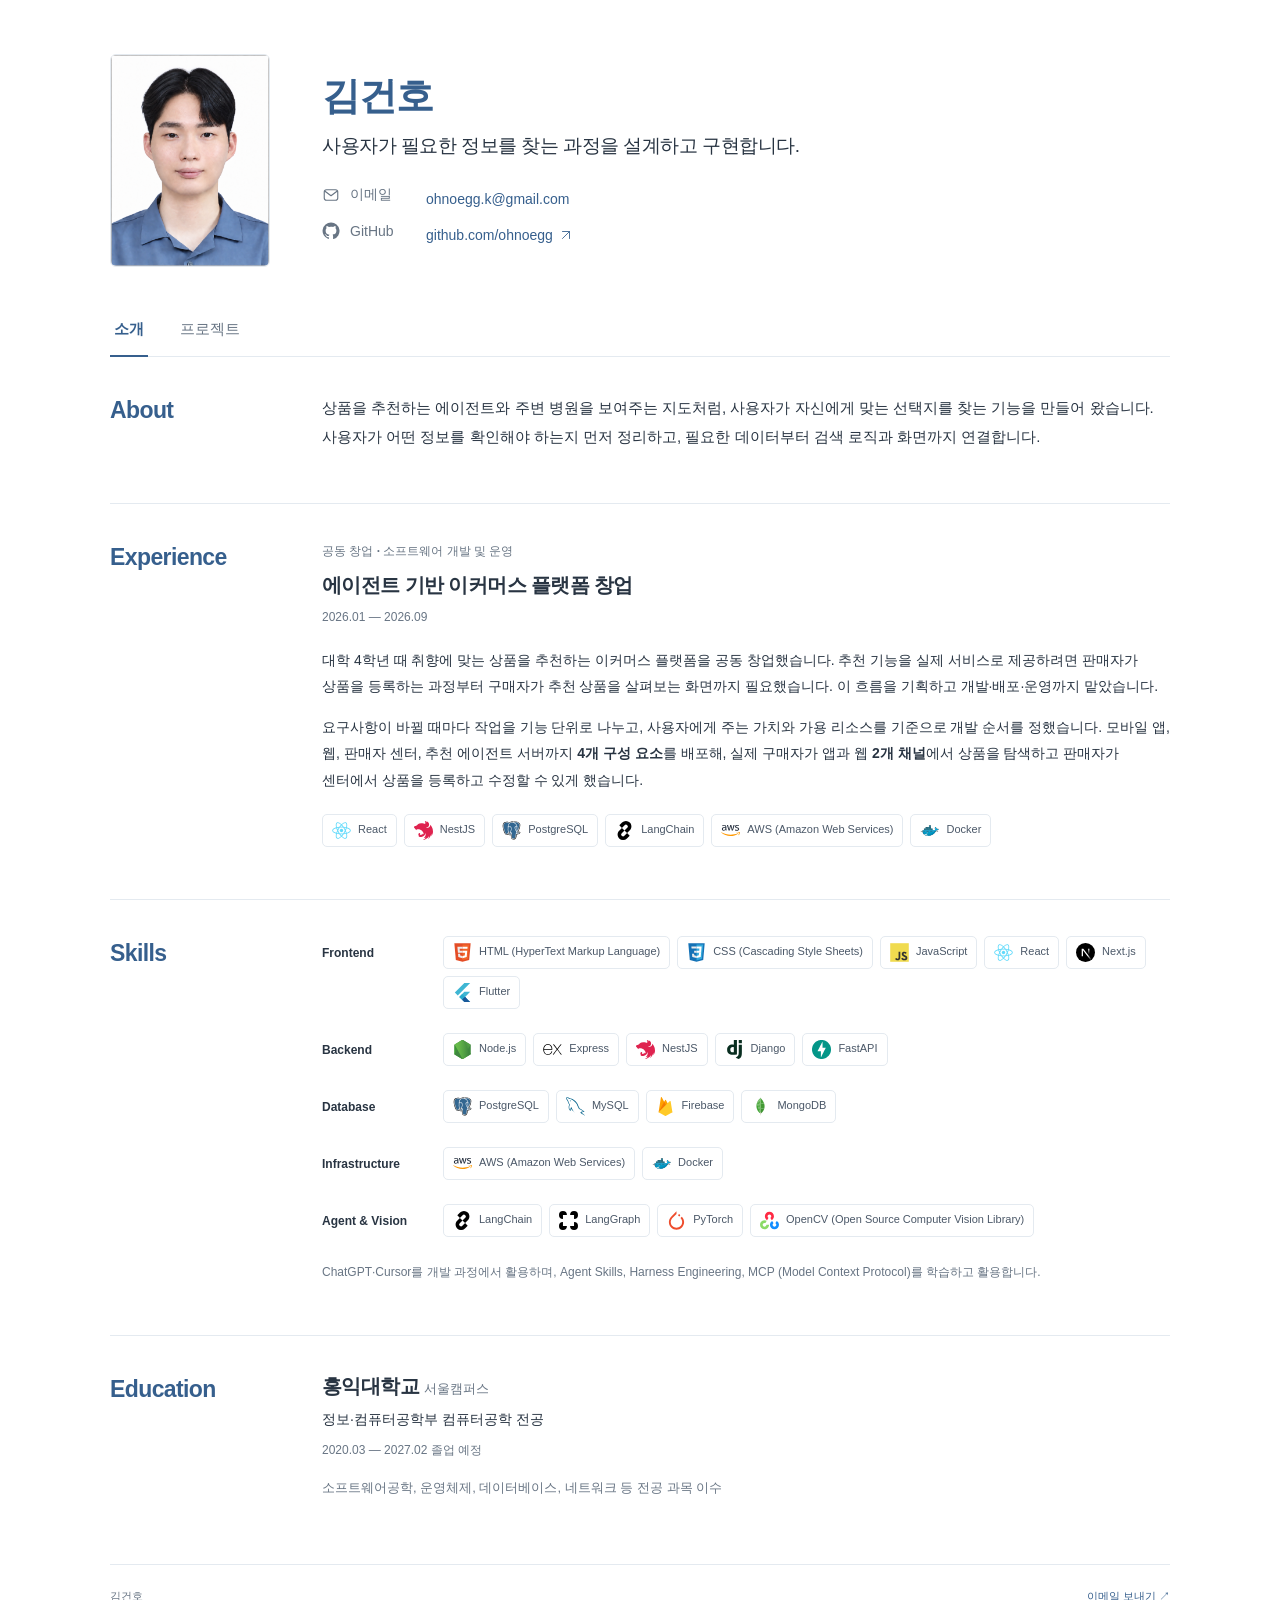
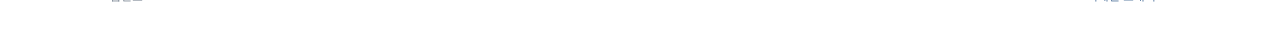
<file: index.html>
<!doctype html>
<html lang="ko">
  <head>
    <meta charset="utf-8" />
    <meta name="viewport" content="width=device-width, initial-scale=1" />
    <meta name="description" content="검색과 추천 기능을 설계하고 구현하는 개발자 김건호입니다. 이커머스 공동 창업 경험과 병원·상품·꽃집 탐색 프로젝트를 소개합니다." />
    <meta name="theme-color" content="#ffffff" />
    <title>김건호 | 포트폴리오</title>
    <link rel="stylesheet" href="styles.css" />
  </head>
  <body>
    <a class="skip-link" href="#main">본문으로 바로가기</a>
    <svg class="icon-library" xmlns="http://www.w3.org/2000/svg" aria-hidden="true">
      <symbol id="icon-github" viewBox="0 0 24 24">
        <path fill="currentColor" d="M12 .75a11.25 11.25 0 0 0-3.558 21.923c.563.104.769-.244.769-.542 0-.267-.01-.975-.016-1.914-3.13.68-3.791-1.508-3.791-1.508-.512-1.3-1.25-1.646-1.25-1.646-1.023-.7.078-.686.078-.686 1.132.08 1.728 1.162 1.728 1.162 1.006 1.724 2.64 1.226 3.282.937.102-.728.394-1.226.716-1.508-2.498-.284-5.124-1.25-5.124-5.565 0-1.23.44-2.234 1.16-3.021-.116-.285-.503-1.43.11-2.98 0 0 .945-.303 3.095 1.154A10.8 10.8 0 0 1 12 6.177c.955.004 1.917.129 2.817.38 2.148-1.457 3.091-1.154 3.091-1.154.616 1.55.229 2.695.113 2.98.722.787 1.158 1.791 1.158 3.021 0 4.326-2.63 5.278-5.135 5.557.404.35.765 1.041.765 2.098 0 1.516-.014 2.74-.014 3.112 0 .3.203.651.774.541A11.252 11.252 0 0 0 12 .75Z" />
      </symbol>
      <symbol id="icon-arrow" viewBox="0 0 24 24">
        <path d="M6 18 18 6M6 6h12v12" />
      </symbol>
      <symbol id="icon-mail" viewBox="0 0 24 24">
        <rect x="3" y="5" width="18" height="14" rx="3" />
        <path d="m4 7 8 6 8-6" />
      </symbol>
    </svg>

    <main class="container" id="main">
      <section class="profile" aria-labelledby="profile-name">
        <img class="profile-photo" src="profile.png" width="354" height="472" alt="김건호 프로필 사진" fetchpriority="high" />
        <div class="profile-info">
          <h1 id="profile-name">김건호</h1>
          <p class="profile-tagline">사용자가 필요한 정보를 찾는 과정을 설계하고 구현합니다.</p>
          <dl class="profile-details">
            <div>
              <dt><svg class="icon" aria-hidden="true"><use href="#icon-mail" /></svg>이메일</dt>
              <dd><a href="mailto:ohnoegg.k@gmail.com">ohnoegg.k@gmail.com</a></dd>
            </div>
            <div>
              <dt><svg class="icon icon-github" aria-hidden="true"><use href="#icon-github" /></svg>GitHub</dt>
              <dd><a href="https://github.com/ohnoegg" target="_blank" rel="noopener noreferrer">github.com/ohnoegg<svg class="icon inline-icon" aria-hidden="true"><use href="#icon-arrow" /></svg><span class="sr-only"> (새 탭)</span></a></dd>
            </div>
          </dl>
        </div>
      </section>

      <nav class="page-tabs" aria-label="주요 페이지">
        <a href="./" aria-current="page">소개</a>
        <a href="projects/">프로젝트</a>
      </nav>

      <section class="resume-section" aria-labelledby="intro-title">
        <div class="section-label"><h2 id="intro-title">About</h2></div>
        <div class="section-content intro-content">
          <p>상품을 추천하는 에이전트와 주변 병원을 보여주는 지도처럼, 사용자가 자신에게 맞는 선택지를 찾는 기능을 만들어 왔습니다. 사용자가 어떤 정보를 확인해야 하는지 먼저 정리하고, 필요한 데이터부터 검색 로직과 화면까지 연결합니다.</p>
        </div>
      </section>

      <section class="resume-section" id="experience" aria-labelledby="experience-title">
        <div class="section-label"><h2 id="experience-title">Experience</h2></div>
        <article class="experience-content">
          <p class="experience-role">공동 창업 · 소프트웨어 개발 및 운영</p>
          <h3>에이전트 기반 이커머스 플랫폼 창업</h3>
          <p class="entry-period"><time datetime="2026-01">2026.01</time> — <time datetime="2026-09">2026.09</time></p>
          <div class="case-narrative">
            <p>대학 4학년 때 취향에 맞는 상품을 추천하는 이커머스 플랫폼을 공동 창업했습니다. 추천 기능을 실제 서비스로 제공하려면 판매자가 상품을 등록하는 과정부터 구매자가 추천 상품을 살펴보는 화면까지 필요했습니다. 이 흐름을 기획하고 개발·배포·운영까지 맡았습니다.</p>
            <p>요구사항이 바뀔 때마다 작업을 기능 단위로 나누고, 사용자에게 주는 가치와 가용 리소스를 기준으로 개발 순서를 정했습니다. 모바일 앱, 웹, 판매자 센터, 추천 에이전트 서버까지 <strong>4개 구성 요소</strong>를 배포해, 실제 구매자가 앱과 웹 <strong>2개 채널</strong>에서 상품을 탐색하고 판매자가 센터에서 상품을 등록하고 수정할 수 있게 했습니다.</p>
          </div>
              <ul class="tech-tags" aria-label="사용 기술">
                <li><a href="https://react.dev/" target="_blank" rel="noopener noreferrer"><img src="assets/tech/react.svg" width="20" height="20" alt="" loading="lazy" /><span>React</span><span class="sr-only"> 공식 홈페이지 (새 탭)</span></a></li>
                <li><a href="https://nestjs.com/" target="_blank" rel="noopener noreferrer"><img src="assets/tech/nestjs.svg" width="20" height="20" alt="" loading="lazy" /><span>NestJS</span><span class="sr-only"> 공식 홈페이지 (새 탭)</span></a></li>
                <li><a href="https://www.postgresql.org/" target="_blank" rel="noopener noreferrer"><img src="assets/tech/postgresql.svg" width="20" height="20" alt="" loading="lazy" /><span>PostgreSQL</span><span class="sr-only"> 공식 홈페이지 (새 탭)</span></a></li>
                <li><a href="https://www.langchain.com/" target="_blank" rel="noopener noreferrer"><img src="assets/tech/langchain.svg" width="20" height="20" alt="" loading="lazy" /><span>LangChain</span><span class="sr-only"> 공식 홈페이지 (새 탭)</span></a></li>
                <li><a href="https://aws.amazon.com/" target="_blank" rel="noopener noreferrer"><img src="assets/tech/aws.svg" width="20" height="20" alt="" loading="lazy" /><span>AWS (Amazon Web Services)</span><span class="sr-only"> 공식 홈페이지 (새 탭)</span></a></li>
                <li><a href="https://www.docker.com/" target="_blank" rel="noopener noreferrer"><img src="assets/tech/docker.svg" width="20" height="20" alt="" loading="lazy" /><span>Docker</span><span class="sr-only"> 공식 홈페이지 (새 탭)</span></a></li>
              </ul>
        </article>
      </section>

      <section class="resume-section" id="skills" aria-labelledby="skills-title">
        <div class="section-label"><h2 id="skills-title">Skills</h2></div>
        <div>
          <dl class="skill-list">
          <div>
            <dt>Frontend</dt>
            <dd>
              <ul class="tech-tags" aria-label="Frontend 기술">
                <li><a href="https://html.spec.whatwg.org/" target="_blank" rel="noopener noreferrer"><img src="assets/tech/html.svg" width="20" height="20" alt="" loading="lazy" /><span>HTML (HyperText Markup Language)</span><span class="sr-only"> 공식 홈페이지 (새 탭)</span></a></li>
                <li><a href="https://www.w3.org/Style/CSS/" target="_blank" rel="noopener noreferrer"><img src="assets/tech/css.svg" width="20" height="20" alt="" loading="lazy" /><span>CSS (Cascading Style Sheets)</span><span class="sr-only"> 공식 홈페이지 (새 탭)</span></a></li>
                <li><a href="https://ecma-international.org/publications-and-standards/standards/ecma-262/" target="_blank" rel="noopener noreferrer"><img src="assets/tech/javascript.svg" width="20" height="20" alt="" loading="lazy" /><span>JavaScript</span><span class="sr-only"> 공식 홈페이지 (새 탭)</span></a></li>
                <li><a href="https://react.dev/" target="_blank" rel="noopener noreferrer"><img src="assets/tech/react.svg" width="20" height="20" alt="" loading="lazy" /><span>React</span><span class="sr-only"> 공식 홈페이지 (새 탭)</span></a></li>
                <li><a href="https://nextjs.org/" target="_blank" rel="noopener noreferrer"><img src="assets/tech/nextjs.svg" width="20" height="20" alt="" loading="lazy" /><span>Next.js</span><span class="sr-only"> 공식 홈페이지 (새 탭)</span></a></li>
                <li><a href="https://flutter.dev/" target="_blank" rel="noopener noreferrer"><img src="assets/tech/flutter.svg" width="20" height="20" alt="" loading="lazy" /><span>Flutter</span><span class="sr-only"> 공식 홈페이지 (새 탭)</span></a></li>
              </ul>
            </dd>
          </div>
          <div>
            <dt>Backend</dt>
            <dd>
              <ul class="tech-tags" aria-label="Backend 기술">
                <li><a href="https://nodejs.org/" target="_blank" rel="noopener noreferrer"><img src="assets/tech/nodejs.svg" width="20" height="20" alt="" loading="lazy" /><span>Node.js</span><span class="sr-only"> 공식 홈페이지 (새 탭)</span></a></li>
                <li><a href="https://expressjs.com/" target="_blank" rel="noopener noreferrer"><img src="assets/tech/express.svg" width="20" height="20" alt="" loading="lazy" /><span>Express</span><span class="sr-only"> 공식 홈페이지 (새 탭)</span></a></li>
                <li><a href="https://nestjs.com/" target="_blank" rel="noopener noreferrer"><img src="assets/tech/nestjs.svg" width="20" height="20" alt="" loading="lazy" /><span>NestJS</span><span class="sr-only"> 공식 홈페이지 (새 탭)</span></a></li>
                <li><a href="https://www.djangoproject.com/" target="_blank" rel="noopener noreferrer"><img src="assets/tech/django.svg" width="20" height="20" alt="" loading="lazy" /><span>Django</span><span class="sr-only"> 공식 홈페이지 (새 탭)</span></a></li>
                <li><a href="https://fastapi.tiangolo.com/" target="_blank" rel="noopener noreferrer"><img src="assets/tech/fastapi.svg" width="20" height="20" alt="" loading="lazy" /><span>FastAPI</span><span class="sr-only"> 공식 홈페이지 (새 탭)</span></a></li>
              </ul>
            </dd>
          </div>
          <div>
            <dt>Database</dt>
            <dd>
              <ul class="tech-tags" aria-label="Database 기술">
                <li><a href="https://www.postgresql.org/" target="_blank" rel="noopener noreferrer"><img src="assets/tech/postgresql.svg" width="20" height="20" alt="" loading="lazy" /><span>PostgreSQL</span><span class="sr-only"> 공식 홈페이지 (새 탭)</span></a></li>
                <li><a href="https://www.mysql.com/" target="_blank" rel="noopener noreferrer"><img src="assets/tech/mysql.svg" width="20" height="20" alt="" loading="lazy" /><span>MySQL</span><span class="sr-only"> 공식 홈페이지 (새 탭)</span></a></li>
                <li><a href="https://firebase.google.com/" target="_blank" rel="noopener noreferrer"><img src="assets/tech/firebase.svg" width="20" height="20" alt="" loading="lazy" /><span>Firebase</span><span class="sr-only"> 공식 홈페이지 (새 탭)</span></a></li>
                <li><a href="https://www.mongodb.com/" target="_blank" rel="noopener noreferrer"><img src="assets/tech/mongodb.svg" width="20" height="20" alt="" loading="lazy" /><span>MongoDB</span><span class="sr-only"> 공식 홈페이지 (새 탭)</span></a></li>
              </ul>
            </dd>
          </div>
          <div>
            <dt>Infrastructure</dt>
            <dd>
              <ul class="tech-tags" aria-label="Infrastructure 기술">
                <li><a href="https://aws.amazon.com/" target="_blank" rel="noopener noreferrer"><img src="assets/tech/aws.svg" width="20" height="20" alt="" loading="lazy" /><span>AWS (Amazon Web Services)</span><span class="sr-only"> 공식 홈페이지 (새 탭)</span></a></li>
                <li><a href="https://www.docker.com/" target="_blank" rel="noopener noreferrer"><img src="assets/tech/docker.svg" width="20" height="20" alt="" loading="lazy" /><span>Docker</span><span class="sr-only"> 공식 홈페이지 (새 탭)</span></a></li>
              </ul>
            </dd>
          </div>
          <div>
            <dt>Agent & Vision</dt>
            <dd>
              <ul class="tech-tags" aria-label="Agent & Vision 기술">
                <li><a href="https://www.langchain.com/" target="_blank" rel="noopener noreferrer"><img src="assets/tech/langchain.svg" width="20" height="20" alt="" loading="lazy" /><span>LangChain</span><span class="sr-only"> 공식 홈페이지 (새 탭)</span></a></li>
                <li><a href="https://www.langchain.com/langgraph" target="_blank" rel="noopener noreferrer"><img src="assets/tech/langgraph.svg" width="20" height="20" alt="" loading="lazy" /><span>LangGraph</span><span class="sr-only"> 공식 홈페이지 (새 탭)</span></a></li>
                <li><a href="https://pytorch.org/" target="_blank" rel="noopener noreferrer"><img src="assets/tech/pytorch.svg" width="20" height="20" alt="" loading="lazy" /><span>PyTorch</span><span class="sr-only"> 공식 홈페이지 (새 탭)</span></a></li>
                <li><a href="https://opencv.org/" target="_blank" rel="noopener noreferrer"><img src="assets/tech/opencv.svg" width="20" height="20" alt="" loading="lazy" /><span>OpenCV (Open Source Computer Vision Library)</span><span class="sr-only"> 공식 홈페이지 (새 탭)</span></a></li>
              </ul>
            </dd>
          </div>
          </dl>
          <p class="skill-note">ChatGPT·Cursor를 개발 과정에서 활용하며, Agent Skills, Harness Engineering, MCP (Model Context Protocol)를 학습하고 활용합니다.</p>
        </div>
      </section>

      <section class="resume-section" aria-labelledby="education-title">
        <div class="section-label"><h2 id="education-title">Education</h2></div>
        <div class="education-content">
          <h3>홍익대학교 <span class="education-campus">서울캠퍼스</span></h3>
          <p>정보·컴퓨터공학부 컴퓨터공학 전공</p>
          <p class="entry-period"><time datetime="2020-03">2020.03</time> — <time datetime="2027-02">2027.02</time> 졸업 예정</p>
          <p class="coursework">소프트웨어공학, 운영체제, 데이터베이스, 네트워크 등 전공 과목 이수</p>
        </div>
      </section>
    </main>
    <footer class="site-footer container"><span>김건호</span><a href="mailto:ohnoegg.k@gmail.com">이메일 보내기 <span aria-hidden="true">↗</span></a></footer>
  </body>
</html>
</file>
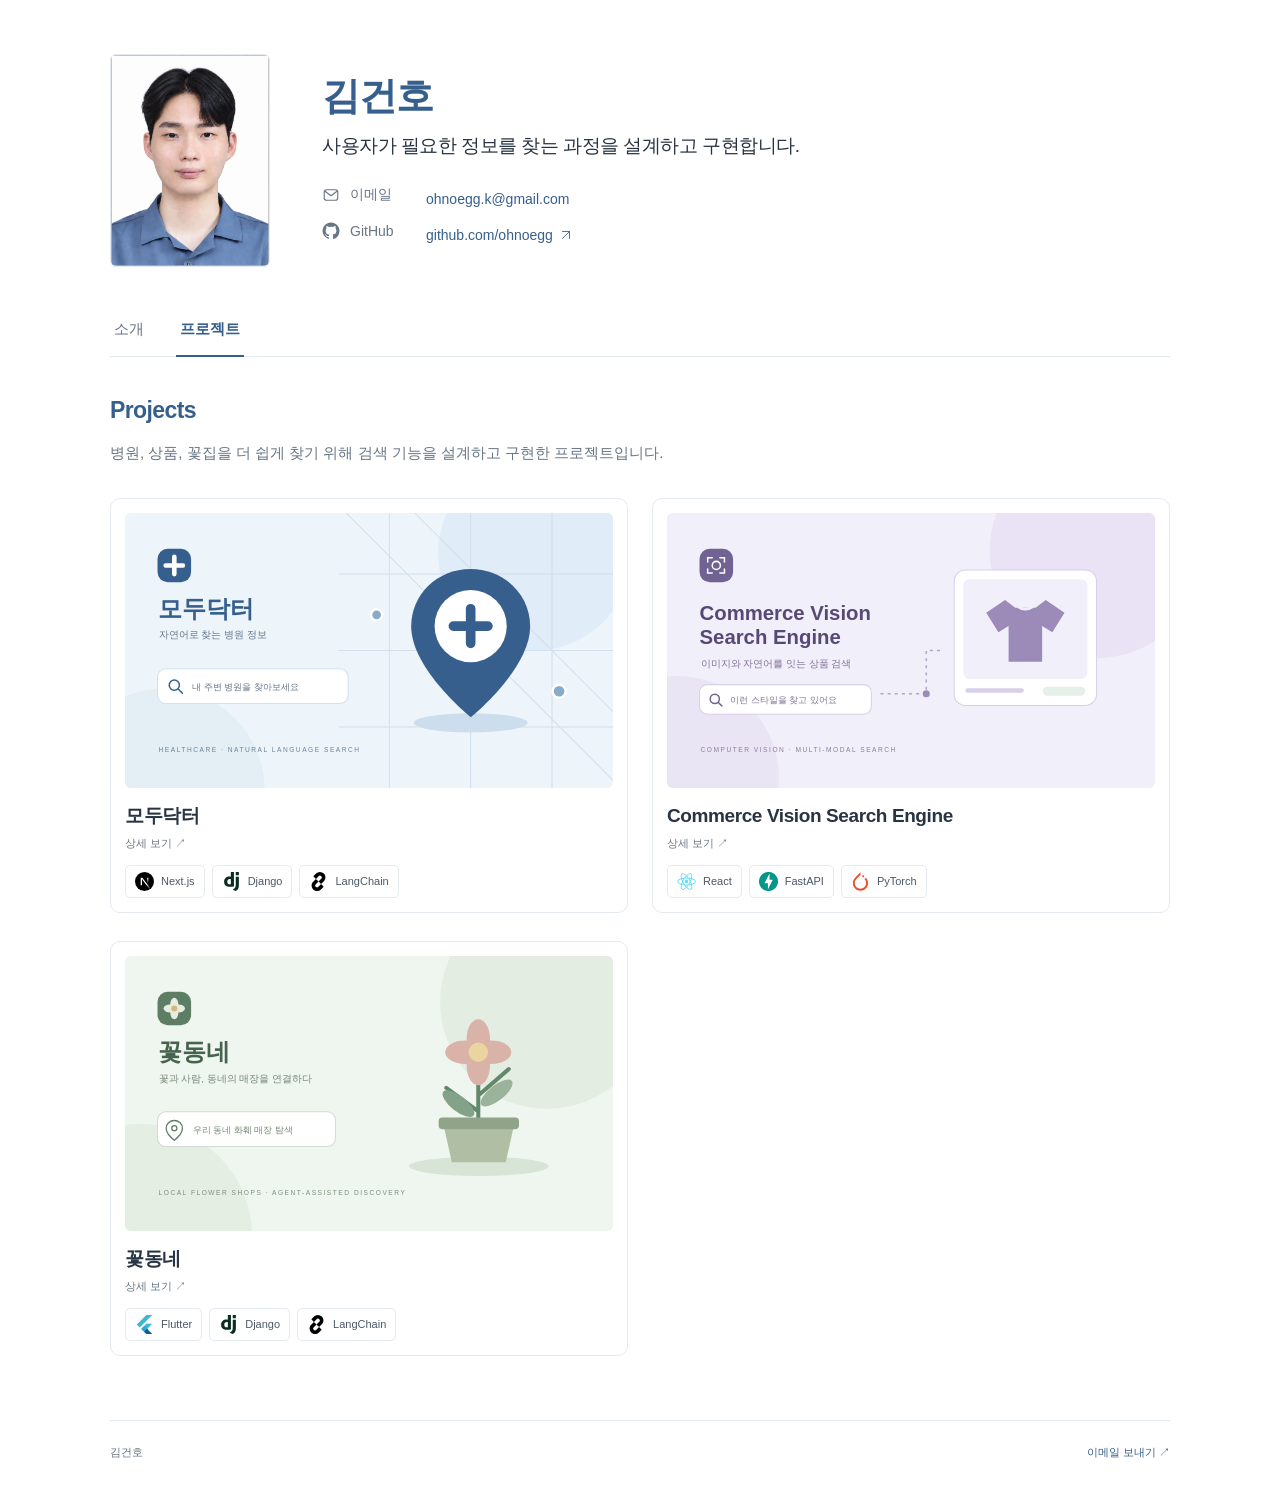
<file: projects/index.html>
<!doctype html>
<html lang="ko">
  <head>
    <meta charset="utf-8" />
    <meta name="viewport" content="width=device-width, initial-scale=1" />
    <meta name="description" content="김건호가 모두닥터, Commerce Vision Search Engine, 꽃동네에서 맡은 작업과 구현 결과를 소개합니다." />
    <meta name="theme-color" content="#ffffff" />
    <title>프로젝트 | 김건호 포트폴리오</title>
    <link rel="stylesheet" href="../styles.css" />
  </head>
  <body>
    <a class="skip-link" href="#main">본문으로 바로가기</a>
    <svg class="icon-library" xmlns="http://www.w3.org/2000/svg" aria-hidden="true">
      <symbol id="icon-github" viewBox="0 0 24 24">
        <path fill="currentColor" d="M12 .75a11.25 11.25 0 0 0-3.558 21.923c.563.104.769-.244.769-.542 0-.267-.01-.975-.016-1.914-3.13.68-3.791-1.508-3.791-1.508-.512-1.3-1.25-1.646-1.25-1.646-1.023-.7.078-.686.078-.686 1.132.08 1.728 1.162 1.728 1.162 1.006 1.724 2.64 1.226 3.282.937.102-.728.394-1.226.716-1.508-2.498-.284-5.124-1.25-5.124-5.565 0-1.23.44-2.234 1.16-3.021-.116-.285-.503-1.43.11-2.98 0 0 .945-.303 3.095 1.154A10.8 10.8 0 0 1 12 6.177c.955.004 1.917.129 2.817.38 2.148-1.457 3.091-1.154 3.091-1.154.616 1.55.229 2.695.113 2.98.722.787 1.158 1.791 1.158 3.021 0 4.326-2.63 5.278-5.135 5.557.404.35.765 1.041.765 2.098 0 1.516-.014 2.74-.014 3.112 0 .3.203.651.774.541A11.252 11.252 0 0 0 12 .75Z" />
      </symbol>
      <symbol id="icon-arrow" viewBox="0 0 24 24">
        <path d="M6 18 18 6M6 6h12v12" />
      </symbol>
      <symbol id="icon-mail" viewBox="0 0 24 24">
        <rect x="3" y="5" width="18" height="14" rx="3" />
        <path d="m4 7 8 6 8-6" />
      </symbol>
    </svg>
    <main class="container" id="main">
      <section class="profile" aria-labelledby="profile-name">
        <img class="profile-photo" src="../profile.png" width="354" height="472" alt="김건호 프로필 사진" fetchpriority="high" />
        <div class="profile-info">
          <h1 id="profile-name">김건호</h1>
          <p class="profile-tagline">사용자가 필요한 정보를 찾는 과정을 설계하고 구현합니다.</p>
          <dl class="profile-details">
            <div>
              <dt><svg class="icon" aria-hidden="true"><use href="#icon-mail" /></svg>이메일</dt>
              <dd><a href="mailto:ohnoegg.k@gmail.com">ohnoegg.k@gmail.com</a></dd>
            </div>
            <div>
              <dt><svg class="icon icon-github" aria-hidden="true"><use href="#icon-github" /></svg>GitHub</dt>
              <dd><a href="https://github.com/ohnoegg" target="_blank" rel="noopener noreferrer">github.com/ohnoegg<svg class="icon inline-icon" aria-hidden="true"><use href="#icon-arrow" /></svg><span class="sr-only"> (새 탭)</span></a></dd>
            </div>
          </dl>
        </div>
      </section>

      <nav class="page-tabs" aria-label="주요 페이지">
        <a href="../">소개</a>
        <a href="./" aria-current="page">프로젝트</a>
      </nav>
      <header class="projects-heading">
        <h2>Projects</h2>
        <p>병원, 상품, 꽃집을 더 쉽게 찾기 위해 검색 기능을 설계하고 구현한 프로젝트입니다.</p>
      </header>
        <div class="project-list">
          <article class="project-card" id="modudoctor" aria-labelledby="modudoctor-title">
            <a class="project-card-link" href="modudoctor/" aria-labelledby="modudoctor-title modudoctor-more">
              <img class="project-thumbnail" src="../assets/projects/modudoctor.svg" width="960" height="540" alt="" loading="lazy" />
              <div class="project-card-heading">
                <h3 id="modudoctor-title">모두닥터</h3>
                <span class="project-card-more" id="modudoctor-more">상세 보기 <span aria-hidden="true">↗</span></span>
              </div>
            </a>
            <ul class="tech-tags" aria-label="모두닥터 주요 기술">
                  <li><a href="https://nextjs.org/" target="_blank" rel="noopener noreferrer"><img src="../assets/tech/nextjs.svg" width="20" height="20" alt="" loading="lazy" /><span>Next.js</span><span class="sr-only"> 공식 홈페이지 (새 탭)</span></a></li>
                  <li><a href="https://www.djangoproject.com/" target="_blank" rel="noopener noreferrer"><img src="../assets/tech/django.svg" width="20" height="20" alt="" loading="lazy" /><span>Django</span><span class="sr-only"> 공식 홈페이지 (새 탭)</span></a></li>
                  <li><a href="https://www.langchain.com/" target="_blank" rel="noopener noreferrer"><img src="../assets/tech/langchain.svg" width="20" height="20" alt="" loading="lazy" /><span>LangChain</span><span class="sr-only"> 공식 홈페이지 (새 탭)</span></a></li>
            </ul>
          </article>

          <article class="project-card" id="commerce-vision" aria-labelledby="commerce-vision-title">
            <a class="project-card-link" href="commerce-vision/" aria-labelledby="commerce-vision-title commerce-vision-more">
              <img class="project-thumbnail" src="../assets/projects/commerce-vision.svg" width="960" height="540" alt="" loading="lazy" />
              <div class="project-card-heading">
                <h3 id="commerce-vision-title">Commerce Vision Search Engine</h3>
                <span class="project-card-more" id="commerce-vision-more">상세 보기 <span aria-hidden="true">↗</span></span>
              </div>
            </a>
            <ul class="tech-tags" aria-label="Commerce Vision Search Engine 주요 기술">
                  <li><a href="https://react.dev/" target="_blank" rel="noopener noreferrer"><img src="../assets/tech/react.svg" width="20" height="20" alt="" loading="lazy" /><span>React</span><span class="sr-only"> 공식 홈페이지 (새 탭)</span></a></li>
                  <li><a href="https://fastapi.tiangolo.com/" target="_blank" rel="noopener noreferrer"><img src="../assets/tech/fastapi.svg" width="20" height="20" alt="" loading="lazy" /><span>FastAPI</span><span class="sr-only"> 공식 홈페이지 (새 탭)</span></a></li>
                  <li><a href="https://pytorch.org/" target="_blank" rel="noopener noreferrer"><img src="../assets/tech/pytorch.svg" width="20" height="20" alt="" loading="lazy" /><span>PyTorch</span><span class="sr-only"> 공식 홈페이지 (새 탭)</span></a></li>
            </ul>
          </article>

          <article class="project-card" id="kkotdongnae" aria-labelledby="kkotdongnae-title">
            <a class="project-card-link" href="kkotdongnae/" aria-labelledby="kkotdongnae-title kkotdongnae-more">
              <img class="project-thumbnail" src="../assets/projects/kkotdongnae.svg" width="960" height="540" alt="" loading="lazy" />
              <div class="project-card-heading">
                <h3 id="kkotdongnae-title">꽃동네</h3>
                <span class="project-card-more" id="kkotdongnae-more">상세 보기 <span aria-hidden="true">↗</span></span>
              </div>
            </a>
            <ul class="tech-tags" aria-label="꽃동네 주요 기술">
                  <li><a href="https://flutter.dev/" target="_blank" rel="noopener noreferrer"><img src="../assets/tech/flutter.svg" width="20" height="20" alt="" loading="lazy" /><span>Flutter</span><span class="sr-only"> 공식 홈페이지 (새 탭)</span></a></li>
                  <li><a href="https://www.djangoproject.com/" target="_blank" rel="noopener noreferrer"><img src="../assets/tech/django.svg" width="20" height="20" alt="" loading="lazy" /><span>Django</span><span class="sr-only"> 공식 홈페이지 (새 탭)</span></a></li>
                  <li><a href="https://www.langchain.com/" target="_blank" rel="noopener noreferrer"><img src="../assets/tech/langchain.svg" width="20" height="20" alt="" loading="lazy" /><span>LangChain</span><span class="sr-only"> 공식 홈페이지 (새 탭)</span></a></li>
            </ul>
          </article>
        </div>
    </main>
    <footer class="site-footer container"><span>김건호</span><a href="mailto:ohnoegg.k@gmail.com">이메일 보내기 <span aria-hidden="true">↗</span></a></footer>
  </body>
</html>
</file>
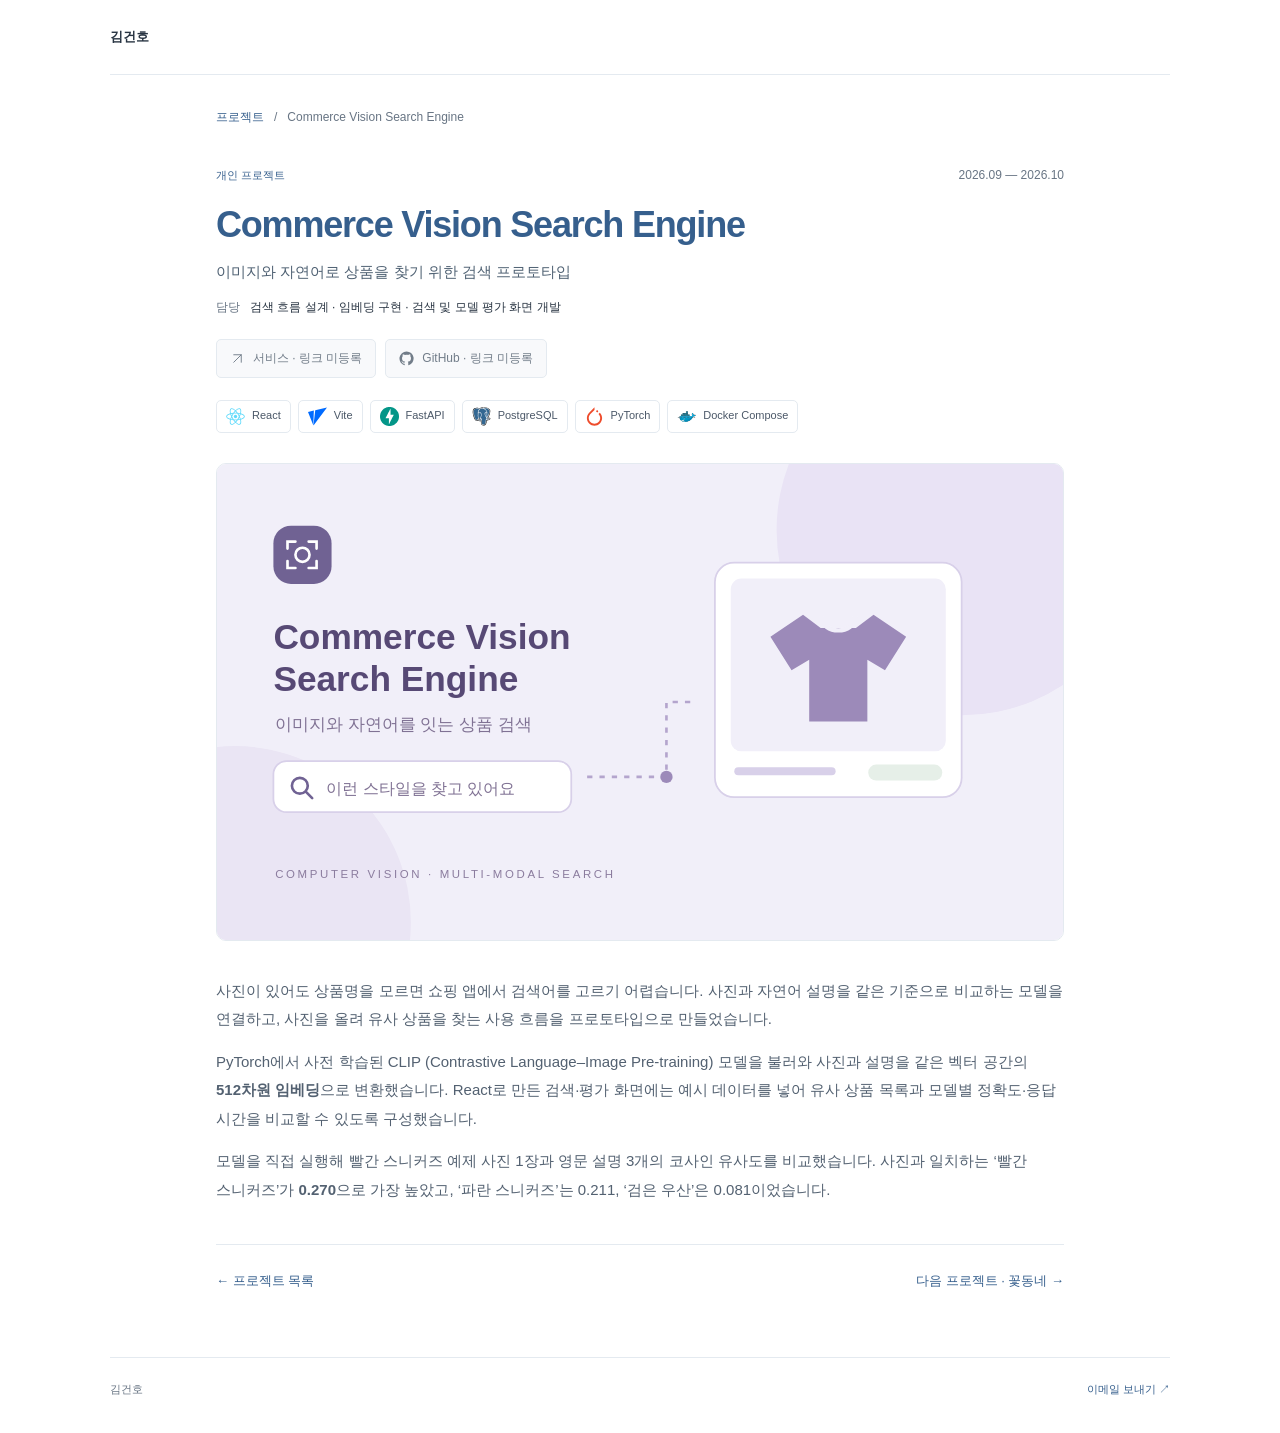
<file: projects/commerce-vision/index.html>
<!doctype html>
<html lang="ko">
  <head>
    <meta charset="utf-8" />
    <meta name="viewport" content="width=device-width, initial-scale=1" />
    <meta name="description" content="상품명으로 설명하기 어려운 상품을 이미지와 자연어로 찾기 위해 만든 검색 프로토타입입니다." />
    <meta name="theme-color" content="#ffffff" />
    <title>Commerce Vision Search Engine | 김건호 포트폴리오</title>
    <link rel="stylesheet" href="../../styles.css" />
    <script src="../../project-links.js" defer></script>
  </head>
  <body>
    <a class="skip-link" href="#main">본문으로 바로가기</a>
    <svg class="icon-library" xmlns="http://www.w3.org/2000/svg" aria-hidden="true">
      <symbol id="icon-github" viewBox="0 0 24 24">
        <path fill="currentColor" d="M12 .75a11.25 11.25 0 0 0-3.558 21.923c.563.104.769-.244.769-.542 0-.267-.01-.975-.016-1.914-3.13.68-3.791-1.508-3.791-1.508-.512-1.3-1.25-1.646-1.25-1.646-1.023-.7.078-.686.078-.686 1.132.08 1.728 1.162 1.728 1.162 1.006 1.724 2.64 1.226 3.282.937.102-.728.394-1.226.716-1.508-2.498-.284-5.124-1.25-5.124-5.565 0-1.23.44-2.234 1.16-3.021-.116-.285-.503-1.43.11-2.98 0 0 .945-.303 3.095 1.154A10.8 10.8 0 0 1 12 6.177c.955.004 1.917.129 2.817.38 2.148-1.457 3.091-1.154 3.091-1.154.616 1.55.229 2.695.113 2.98.722.787 1.158 1.791 1.158 3.021 0 4.326-2.63 5.278-5.135 5.557.404.35.765 1.041.765 2.098 0 1.516-.014 2.74-.014 3.112 0 .3.203.651.774.541A11.252 11.252 0 0 0 12 .75Z" />
      </symbol>
      <symbol id="icon-arrow" viewBox="0 0 24 24">
        <path d="M6 18 18 6M6 6h12v12" />
      </symbol>
      <symbol id="icon-mail" viewBox="0 0 24 24">
        <rect x="3" y="5" width="18" height="14" rx="3" />
        <path d="m4 7 8 6 8-6" />
      </symbol>
    </svg>
    <header class="site-header container">
      <a class="site-home" href="../../">김건호</a>
    </header>
    <main class="container project-container" id="main">
      <nav class="breadcrumb" aria-label="현재 위치">
        <a href="../">프로젝트</a><span aria-hidden="true">/</span><span aria-current="page">Commerce Vision Search Engine</span>
      </nav>
      <article class="project project-page" id="commerce-vision" aria-labelledby="commerce-vision-title">
            <div class="project-meta"><span class="project-type">개인 프로젝트</span><p class="project-period"><time datetime="2026-09">2026.09</time> — <time datetime="2026-10">2026.10</time></p></div>
            <h1 id="commerce-vision-title">Commerce Vision Search Engine</h1>
            <p class="project-summary">이미지와 자연어로 상품을 찾기 위한 검색 프로토타입</p>
            <p class="project-role"><span>담당</span>검색 흐름 설계 · 임베딩 구현 · 검색 및 모델 평가 화면 개발</p>
            <div class="project-links" data-project-links="commerce-vision" role="group" aria-label="Commerce Vision Search Engine 관련 링크">
              <span class="link-unavailable" data-link="demo"><svg class="icon" aria-hidden="true"><use href="#icon-arrow" /></svg>서비스 · 링크 미등록</span>
              <span class="link-unavailable" data-link="repository"><svg class="icon icon-github" aria-hidden="true"><use href="#icon-github" /></svg>GitHub · 링크 미등록</span>
            </div>
            <div class="project-stack">
              <ul class="tech-tags" aria-label="사용 기술">
                <li><a href="https://react.dev/" target="_blank" rel="noopener noreferrer"><img src="../../assets/tech/react.svg" width="20" height="20" alt="" loading="lazy" /><span>React</span><span class="sr-only"> 공식 홈페이지 (새 탭)</span></a></li>
                <li><a href="https://vite.dev/" target="_blank" rel="noopener noreferrer"><img src="../../assets/tech/vite.svg" width="20" height="20" alt="" loading="lazy" /><span>Vite</span><span class="sr-only"> 공식 홈페이지 (새 탭)</span></a></li>
                <li><a href="https://fastapi.tiangolo.com/" target="_blank" rel="noopener noreferrer"><img src="../../assets/tech/fastapi.svg" width="20" height="20" alt="" loading="lazy" /><span>FastAPI</span><span class="sr-only"> 공식 홈페이지 (새 탭)</span></a></li>
                <li><a href="https://www.postgresql.org/" target="_blank" rel="noopener noreferrer"><img src="../../assets/tech/postgresql.svg" width="20" height="20" alt="" loading="lazy" /><span>PostgreSQL</span><span class="sr-only"> 공식 홈페이지 (새 탭)</span></a></li>
                <li><a href="https://pytorch.org/" target="_blank" rel="noopener noreferrer"><img src="../../assets/tech/pytorch.svg" width="20" height="20" alt="" loading="lazy" /><span>PyTorch</span><span class="sr-only"> 공식 홈페이지 (새 탭)</span></a></li>
                <li><a href="https://docs.docker.com/compose/" target="_blank" rel="noopener noreferrer"><img src="../../assets/tech/docker.svg" width="20" height="20" alt="" loading="lazy" /><span>Docker Compose</span><span class="sr-only"> 공식 홈페이지 (새 탭)</span></a></li>
              </ul>
            </div>
            <img class="project-cover" src="../../assets/projects/commerce-vision.svg" width="960" height="540" alt="" />
            <div class="project-body">
              <div class="project-detail case-narrative">
                <p>사진이 있어도 상품명을 모르면 쇼핑 앱에서 검색어를 고르기 어렵습니다. 사진과 자연어 설명을 같은 기준으로 비교하는 모델을 연결하고, 사진을 올려 유사 상품을 찾는 사용 흐름을 프로토타입으로 만들었습니다.</p>
                <p>PyTorch에서 사전 학습된 CLIP (Contrastive Language–Image Pre-training) 모델을 불러와 사진과 설명을 같은 벡터 공간의 <strong>512차원 임베딩</strong>으로 변환했습니다. React로 만든 검색·평가 화면에는 예시 데이터를 넣어 유사 상품 목록과 모델별 정확도·응답 시간을 비교할 수 있도록 구성했습니다.</p>
                <p>모델을 직접 실행해 빨간 스니커즈 예제 사진 1장과 영문 설명 3개의 코사인 유사도를 비교했습니다. 사진과 일치하는 ‘빨간 스니커즈’가 <strong>0.270</strong>으로 가장 높았고, ‘파란 스니커즈’는 0.211, ‘검은 우산’은 0.081이었습니다.</p>
              </div>
            </div>
          </article>
      <nav class="project-pagination" aria-label="프로젝트 탐색">
        <a href="../">← 프로젝트 목록</a>
        <a href="../kkotdongnae/">다음 프로젝트 · 꽃동네 <span aria-hidden="true">→</span></a>
      </nav>
    </main>
    <footer class="site-footer container"><span>김건호</span><a href="mailto:ohnoegg.k@gmail.com">이메일 보내기 <span aria-hidden="true">↗</span></a></footer>
  </body>
</html>
</file>
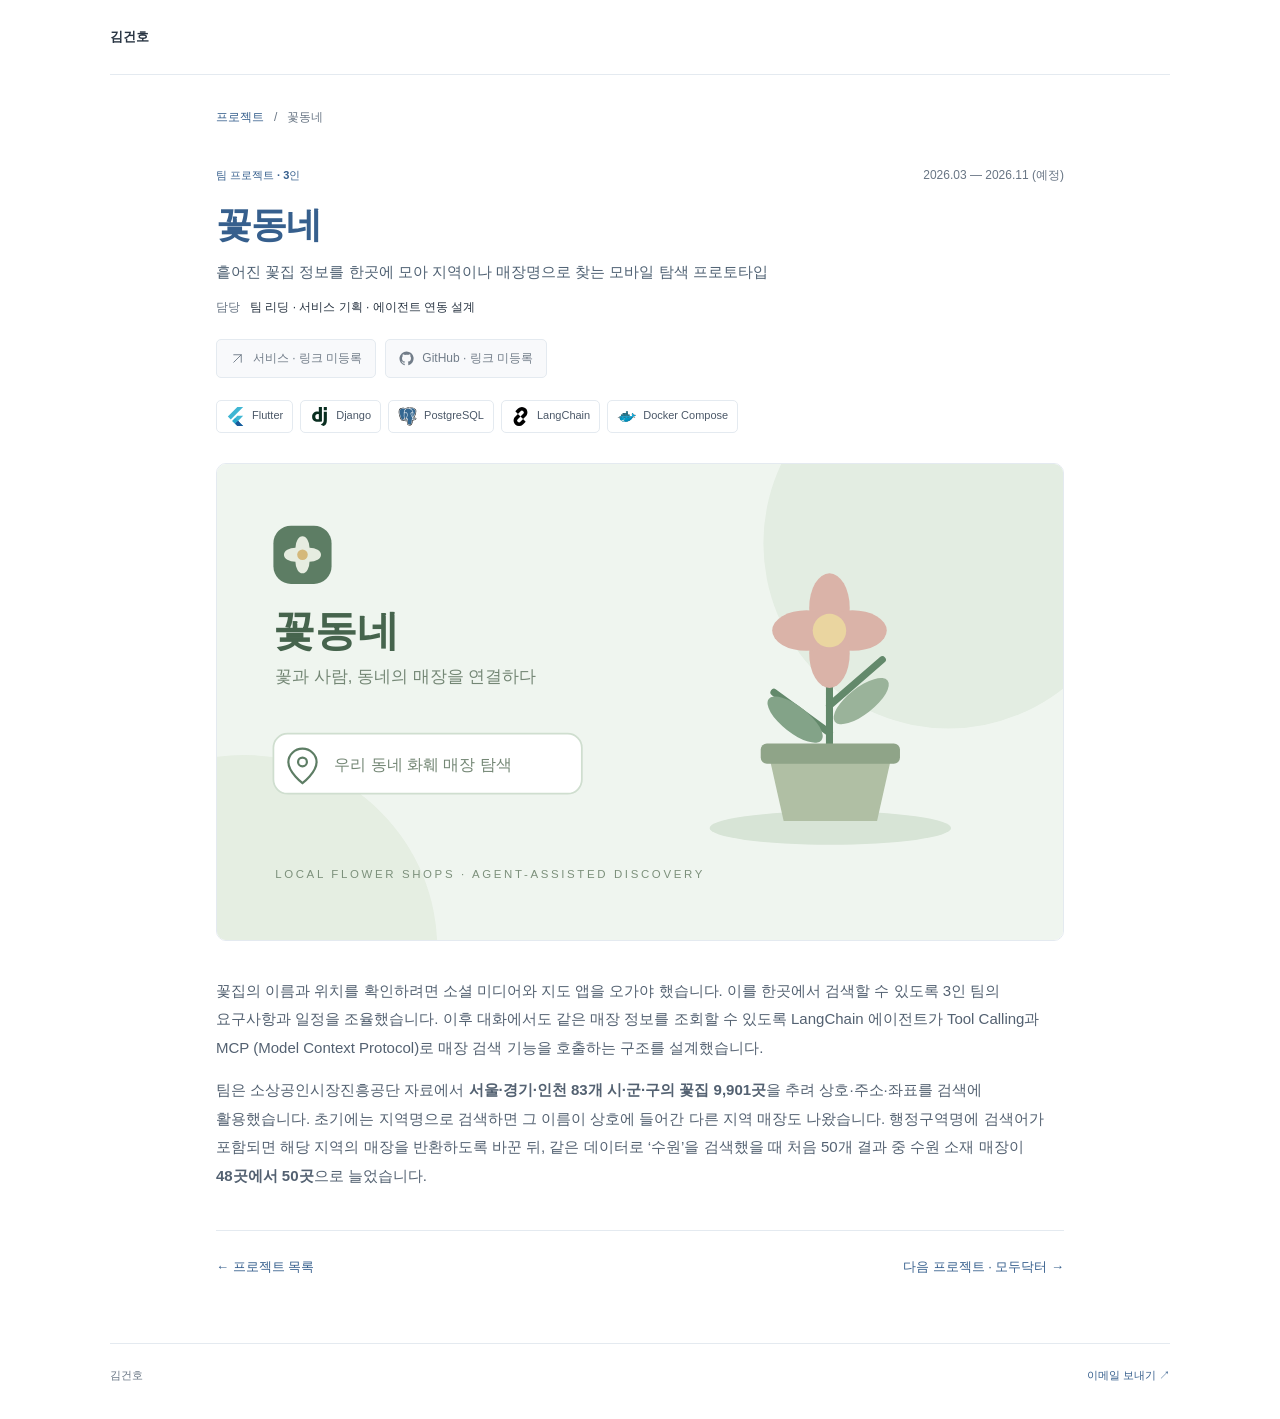
<file: projects/kkotdongnae/index.html>
<!doctype html>
<html lang="ko">
  <head>
    <meta charset="utf-8" />
    <meta name="viewport" content="width=device-width, initial-scale=1" />
    <meta name="description" content="흩어진 꽃집 정보를 한곳에 모아 지역이나 매장명으로 찾을 수 있게 만든 모바일 탐색 프로토타입입니다." />
    <meta name="theme-color" content="#ffffff" />
    <title>꽃동네 | 김건호 포트폴리오</title>
    <link rel="stylesheet" href="../../styles.css" />
    <script src="../../project-links.js" defer></script>
  </head>
  <body>
    <a class="skip-link" href="#main">본문으로 바로가기</a>
    <svg class="icon-library" xmlns="http://www.w3.org/2000/svg" aria-hidden="true">
      <symbol id="icon-github" viewBox="0 0 24 24">
        <path fill="currentColor" d="M12 .75a11.25 11.25 0 0 0-3.558 21.923c.563.104.769-.244.769-.542 0-.267-.01-.975-.016-1.914-3.13.68-3.791-1.508-3.791-1.508-.512-1.3-1.25-1.646-1.25-1.646-1.023-.7.078-.686.078-.686 1.132.08 1.728 1.162 1.728 1.162 1.006 1.724 2.64 1.226 3.282.937.102-.728.394-1.226.716-1.508-2.498-.284-5.124-1.25-5.124-5.565 0-1.23.44-2.234 1.16-3.021-.116-.285-.503-1.43.11-2.98 0 0 .945-.303 3.095 1.154A10.8 10.8 0 0 1 12 6.177c.955.004 1.917.129 2.817.38 2.148-1.457 3.091-1.154 3.091-1.154.616 1.55.229 2.695.113 2.98.722.787 1.158 1.791 1.158 3.021 0 4.326-2.63 5.278-5.135 5.557.404.35.765 1.041.765 2.098 0 1.516-.014 2.74-.014 3.112 0 .3.203.651.774.541A11.252 11.252 0 0 0 12 .75Z" />
      </symbol>
      <symbol id="icon-arrow" viewBox="0 0 24 24">
        <path d="M6 18 18 6M6 6h12v12" />
      </symbol>
      <symbol id="icon-mail" viewBox="0 0 24 24">
        <rect x="3" y="5" width="18" height="14" rx="3" />
        <path d="m4 7 8 6 8-6" />
      </symbol>
    </svg>
    <header class="site-header container">
      <a class="site-home" href="../../">김건호</a>
    </header>
    <main class="container project-container" id="main">
      <nav class="breadcrumb" aria-label="현재 위치">
        <a href="../">프로젝트</a><span aria-hidden="true">/</span><span aria-current="page">꽃동네</span>
      </nav>
      <article class="project project-page" id="kkotdongnae" aria-labelledby="kkotdongnae-title">
            <div class="project-meta"><span class="project-type">팀 프로젝트 · 3인</span><p class="project-period"><time datetime="2026-03">2026.03</time> — <time datetime="2026-11">2026.11</time> <span>(예정)</span></p></div>
            <h1 id="kkotdongnae-title">꽃동네</h1>
            <p class="project-summary">흩어진 꽃집 정보를 한곳에 모아 지역이나 매장명으로 찾는 모바일 탐색 프로토타입</p>
            <p class="project-role"><span>담당</span>팀 리딩 · 서비스 기획 · 에이전트 연동 설계</p>
            <div class="project-links" data-project-links="kkotdongnae" role="group" aria-label="꽃동네 관련 링크">
              <span class="link-unavailable" data-link="demo"><svg class="icon" aria-hidden="true"><use href="#icon-arrow" /></svg>서비스 · 링크 미등록</span>
              <span class="link-unavailable" data-link="repository"><svg class="icon icon-github" aria-hidden="true"><use href="#icon-github" /></svg>GitHub · 링크 미등록</span>
            </div>
            <div class="project-stack">
              <ul class="tech-tags" aria-label="사용 기술">
                <li><a href="https://flutter.dev/" target="_blank" rel="noopener noreferrer"><img src="../../assets/tech/flutter.svg" width="20" height="20" alt="" loading="lazy" /><span>Flutter</span><span class="sr-only"> 공식 홈페이지 (새 탭)</span></a></li>
                <li><a href="https://www.djangoproject.com/" target="_blank" rel="noopener noreferrer"><img src="../../assets/tech/django.svg" width="20" height="20" alt="" loading="lazy" /><span>Django</span><span class="sr-only"> 공식 홈페이지 (새 탭)</span></a></li>
                <li><a href="https://www.postgresql.org/" target="_blank" rel="noopener noreferrer"><img src="../../assets/tech/postgresql.svg" width="20" height="20" alt="" loading="lazy" /><span>PostgreSQL</span><span class="sr-only"> 공식 홈페이지 (새 탭)</span></a></li>
                <li><a href="https://www.langchain.com/" target="_blank" rel="noopener noreferrer"><img src="../../assets/tech/langchain.svg" width="20" height="20" alt="" loading="lazy" /><span>LangChain</span><span class="sr-only"> 공식 홈페이지 (새 탭)</span></a></li>
                <li><a href="https://docs.docker.com/compose/" target="_blank" rel="noopener noreferrer"><img src="../../assets/tech/docker.svg" width="20" height="20" alt="" loading="lazy" /><span>Docker Compose</span><span class="sr-only"> 공식 홈페이지 (새 탭)</span></a></li>
              </ul>
            </div>
            <img class="project-cover" src="../../assets/projects/kkotdongnae.svg" width="960" height="540" alt="" />
            <div class="project-body">
              <div class="project-detail case-narrative">
                <p>꽃집의 이름과 위치를 확인하려면 소셜 미디어와 지도 앱을 오가야 했습니다. 이를 한곳에서 검색할 수 있도록 3인 팀의 요구사항과 일정을 조율했습니다. 이후 대화에서도 같은 매장 정보를 조회할 수 있도록 LangChain 에이전트가 Tool Calling과 MCP (Model Context Protocol)로 매장 검색 기능을 호출하는 구조를 설계했습니다.</p>
                <p>팀은 소상공인시장진흥공단 자료에서 <strong>서울·경기·인천 83개 시·군·구의 꽃집 9,901곳</strong>을 추려 상호·주소·좌표를 검색에 활용했습니다. 초기에는 지역명으로 검색하면 그 이름이 상호에 들어간 다른 지역 매장도 나왔습니다. 행정구역명에 검색어가 포함되면 해당 지역의 매장을 반환하도록 바꾼 뒤, 같은 데이터로 ‘수원’을 검색했을 때 처음 50개 결과 중 수원 소재 매장이 <strong>48곳에서 50곳</strong>으로 늘었습니다.</p>
              </div>
            </div>
          </article>
      <nav class="project-pagination" aria-label="프로젝트 탐색">
        <a href="../">← 프로젝트 목록</a>
        <a href="../modudoctor/">다음 프로젝트 · 모두닥터 <span aria-hidden="true">→</span></a>
      </nav>
    </main>
    <footer class="site-footer container"><span>김건호</span><a href="mailto:ohnoegg.k@gmail.com">이메일 보내기 <span aria-hidden="true">↗</span></a></footer>
  </body>
</html>
</file>
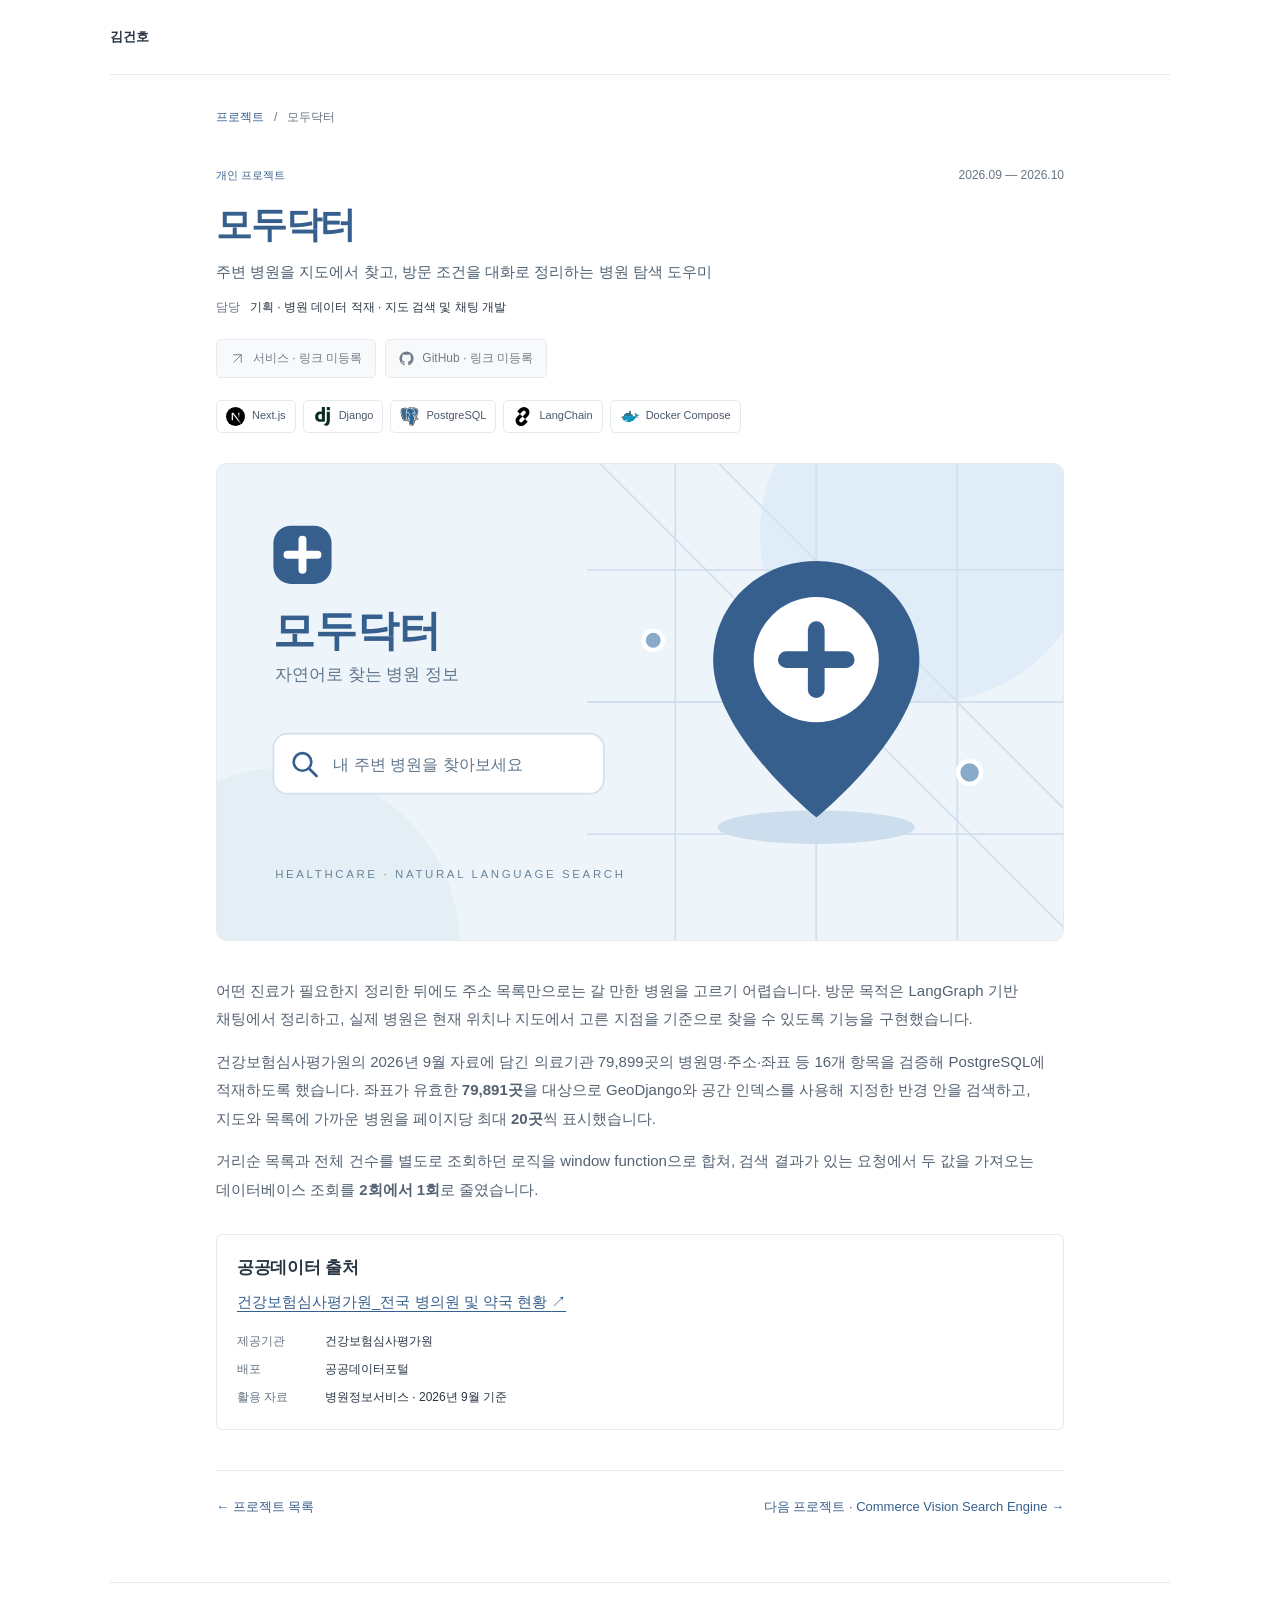
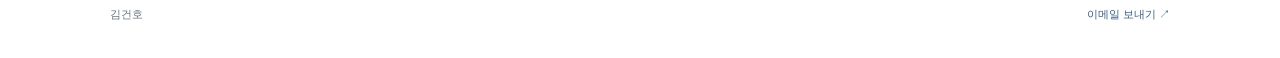
<file: projects/modudoctor/index.html>
<!doctype html>
<html lang="ko">
  <head>
    <meta charset="utf-8" />
    <meta name="viewport" content="width=device-width, initial-scale=1" />
    <meta name="description" content="주변 병원을 지도에서 찾고, 방문 조건을 대화로 정리하는 병원 탐색 도우미입니다." />
    <meta name="theme-color" content="#ffffff" />
    <title>모두닥터 | 김건호 포트폴리오</title>
    <link rel="stylesheet" href="../../styles.css" />
    <script src="../../project-links.js" defer></script>
  </head>
  <body>
    <a class="skip-link" href="#main">본문으로 바로가기</a>
    <svg class="icon-library" xmlns="http://www.w3.org/2000/svg" aria-hidden="true">
      <symbol id="icon-github" viewBox="0 0 24 24">
        <path fill="currentColor" d="M12 .75a11.25 11.25 0 0 0-3.558 21.923c.563.104.769-.244.769-.542 0-.267-.01-.975-.016-1.914-3.13.68-3.791-1.508-3.791-1.508-.512-1.3-1.25-1.646-1.25-1.646-1.023-.7.078-.686.078-.686 1.132.08 1.728 1.162 1.728 1.162 1.006 1.724 2.64 1.226 3.282.937.102-.728.394-1.226.716-1.508-2.498-.284-5.124-1.25-5.124-5.565 0-1.23.44-2.234 1.16-3.021-.116-.285-.503-1.43.11-2.98 0 0 .945-.303 3.095 1.154A10.8 10.8 0 0 1 12 6.177c.955.004 1.917.129 2.817.38 2.148-1.457 3.091-1.154 3.091-1.154.616 1.55.229 2.695.113 2.98.722.787 1.158 1.791 1.158 3.021 0 4.326-2.63 5.278-5.135 5.557.404.35.765 1.041.765 2.098 0 1.516-.014 2.74-.014 3.112 0 .3.203.651.774.541A11.252 11.252 0 0 0 12 .75Z" />
      </symbol>
      <symbol id="icon-arrow" viewBox="0 0 24 24">
        <path d="M6 18 18 6M6 6h12v12" />
      </symbol>
      <symbol id="icon-mail" viewBox="0 0 24 24">
        <rect x="3" y="5" width="18" height="14" rx="3" />
        <path d="m4 7 8 6 8-6" />
      </symbol>
    </svg>
    <header class="site-header container">
      <a class="site-home" href="../../">김건호</a>
    </header>
    <main class="container project-container" id="main">
      <nav class="breadcrumb" aria-label="현재 위치">
        <a href="../">프로젝트</a><span aria-hidden="true">/</span><span aria-current="page">모두닥터</span>
      </nav>
      <article class="project project-page" id="modudoctor" aria-labelledby="modudoctor-title">
            <div class="project-meta"><span class="project-type">개인 프로젝트</span><p class="project-period"><time datetime="2026-09">2026.09</time> — <time datetime="2026-10">2026.10</time></p></div>
            <h1 id="modudoctor-title">모두닥터</h1>
            <p class="project-summary">주변 병원을 지도에서 찾고, 방문 조건을 대화로 정리하는 병원 탐색 도우미</p>
            <p class="project-role"><span>담당</span>기획 · 병원 데이터 적재 · 지도 검색 및 채팅 개발</p>
            <div class="project-links" data-project-links="modudoctor" role="group" aria-label="모두닥터 관련 링크">
              <span class="link-unavailable" data-link="demo"><svg class="icon" aria-hidden="true"><use href="#icon-arrow" /></svg>서비스 · 링크 미등록</span>
              <span class="link-unavailable" data-link="repository"><svg class="icon icon-github" aria-hidden="true"><use href="#icon-github" /></svg>GitHub · 링크 미등록</span>
            </div>
            <div class="project-stack">
              <ul class="tech-tags" aria-label="사용 기술">
                <li><a href="https://nextjs.org/" target="_blank" rel="noopener noreferrer"><img src="../../assets/tech/nextjs.svg" width="20" height="20" alt="" loading="lazy" /><span>Next.js</span><span class="sr-only"> 공식 홈페이지 (새 탭)</span></a></li>
                <li><a href="https://www.djangoproject.com/" target="_blank" rel="noopener noreferrer"><img src="../../assets/tech/django.svg" width="20" height="20" alt="" loading="lazy" /><span>Django</span><span class="sr-only"> 공식 홈페이지 (새 탭)</span></a></li>
                <li><a href="https://www.postgresql.org/" target="_blank" rel="noopener noreferrer"><img src="../../assets/tech/postgresql.svg" width="20" height="20" alt="" loading="lazy" /><span>PostgreSQL</span><span class="sr-only"> 공식 홈페이지 (새 탭)</span></a></li>
                <li><a href="https://www.langchain.com/" target="_blank" rel="noopener noreferrer"><img src="../../assets/tech/langchain.svg" width="20" height="20" alt="" loading="lazy" /><span>LangChain</span><span class="sr-only"> 공식 홈페이지 (새 탭)</span></a></li>
                <li><a href="https://docs.docker.com/compose/" target="_blank" rel="noopener noreferrer"><img src="../../assets/tech/docker.svg" width="20" height="20" alt="" loading="lazy" /><span>Docker Compose</span><span class="sr-only"> 공식 홈페이지 (새 탭)</span></a></li>
              </ul>
            </div>
            <img class="project-cover" src="../../assets/projects/modudoctor.svg" width="960" height="540" alt="" />
            <div class="project-body">
              <div class="project-detail case-narrative">
                <p>어떤 진료가 필요한지 정리한 뒤에도 주소 목록만으로는 갈 만한 병원을 고르기 어렵습니다. 방문 목적은 LangGraph 기반 채팅에서 정리하고, 실제 병원은 현재 위치나 지도에서 고른 지점을 기준으로 찾을 수 있도록 기능을 구현했습니다.</p>
                <p>건강보험심사평가원의 2026년 9월 자료에 담긴 의료기관 79,899곳의 병원명·주소·좌표 등 16개 항목을 검증해 PostgreSQL에 적재하도록 했습니다. 좌표가 유효한 <strong>79,891곳</strong>을 대상으로 GeoDjango와 공간 인덱스를 사용해 지정한 반경 안을 검색하고, 지도와 목록에 가까운 병원을 페이지당 최대 <strong>20곳</strong>씩 표시했습니다.</p>
                <p>거리순 목록과 전체 건수를 별도로 조회하던 로직을 window function으로 합쳐, 검색 결과가 있는 요청에서 두 값을 가져오는 데이터베이스 조회를 <strong>2회에서 1회</strong>로 줄였습니다.</p>
              </div>
              <section class="project-detail data-source" aria-labelledby="data-source-title">
                <h2 id="data-source-title">공공데이터 출처</h2>
                <p><a href="https://www.data.go.kr/data/15051059/fileData.do" target="_blank" rel="noopener noreferrer">건강보험심사평가원_전국 병의원 및 약국 현황 <span aria-hidden="true">↗</span><span class="sr-only"> (새 탭)</span></a></p>
                <dl class="data-source-details">
                  <div><dt>제공기관</dt><dd>건강보험심사평가원</dd></div>
                  <div><dt>배포</dt><dd>공공데이터포털</dd></div>
                  <div><dt>활용 자료</dt><dd>병원정보서비스 · <time datetime="2026-09-30">2026년 9월 기준</time></dd></div>
                </dl>
              </section>
            </div>
          </article>
      <nav class="project-pagination" aria-label="프로젝트 탐색">
        <a href="../">← 프로젝트 목록</a>
        <a href="../commerce-vision/">다음 프로젝트 · Commerce Vision Search Engine <span aria-hidden="true">→</span></a>
      </nav>
    </main>
    <footer class="site-footer container"><span>김건호</span><a href="mailto:ohnoegg.k@gmail.com">이메일 보내기 <span aria-hidden="true">↗</span></a></footer>
  </body>
</html>
</file>
<file: styles.css>
:root {
  color-scheme: light;
  --text: #283442;
  --muted: #687584;
  --accent: #365f8d;
  --line: #e4eaf0;
  --soft: #f5f8fb;
  --label-width: 160px;
  --column-gap: 52px;
  font-family: -apple-system, BlinkMacSystemFont, "Apple SD Gothic Neo", "Noto Sans KR", "Segoe UI", sans-serif;
  -webkit-font-smoothing: antialiased;
}

* { box-sizing: border-box; }
html { scroll-behavior: smooth; scroll-padding-top: 32px; }
body { margin: 0; background: #fff; color: var(--text); }
a { color: var(--accent); text-decoration: none; }
a:hover { text-decoration: underline; text-underline-offset: 4px; }
:focus-visible { outline: 2px solid var(--accent); outline-offset: 5px; border-radius: 3px; }
h1, h2, h3, h4, p, dl, dd { margin: 0; }
svg, img { display: block; }
.container { width: min(1060px, calc(100% - 80px)); margin-inline: auto; }
.icon-library { position: absolute; width: 0; height: 0; overflow: hidden; }
.icon { width: 18px; height: 18px; flex-shrink: 0; fill: none; stroke: currentColor; stroke-width: 1.5; stroke-linecap: round; stroke-linejoin: round; }
.icon-github { stroke: none; }
.inline-icon { display: inline-block; width: 14px; height: 14px; margin-left: 6px; vertical-align: -2px; }
.sr-only { position: absolute; width: 1px; height: 1px; padding: 0; margin: -1px; overflow: hidden; clip: rect(0, 0, 0, 0); white-space: nowrap; border: 0; }
.skip-link { position: absolute; top: 12px; left: 12px; z-index: 2; padding: 12px 18px; background: var(--text); color: white; transform: translateY(-200%); }
.skip-link:focus { transform: translateY(0); }

/* 상세 페이지에서는 이름으로 소개 페이지에 돌아갈 수 있습니다. */
.site-header { display: flex; align-items: center; justify-content: flex-end; gap: 20px; padding-block: 28px; border-bottom: 1px solid var(--line); font-size: 13px; }
.profile { display: grid; grid-template-columns: var(--label-width) minmax(0, 1fr); align-items: center; gap: var(--column-gap); margin-top: 54px; }
.profile-photo { width: 100%; height: auto; border-radius: 6px; border: 1px solid var(--line); }
h1 { color: var(--accent); font-size: 38px; font-weight: 650; letter-spacing: -1.2px; line-height: 1.3; }
.profile-tagline { margin-top: 9px; font-size: 19px; font-weight: 500; letter-spacing: -.5px; line-height: 1.6; word-break: keep-all; }
.profile-details { display: grid; gap: 7px; margin-top: 21px; font-size: 14px; line-height: 1.8; }
.profile-details > div { display: grid; grid-template-columns: 90px minmax(0, 1fr); gap: 14px; align-items: baseline; }
.profile-details dt { display: flex; align-items: center; gap: 10px; color: var(--muted); }
.profile-details dd { min-width: 0; overflow-wrap: anywhere; }
.profile-details a { display: inline-block; }

/* 공통 프로필 아래에서 소개와 프로젝트 본문을 전환합니다. */
.page-tabs { display: flex; gap: 28px; margin-top: 36px; border-bottom: 1px solid var(--line); }
.page-tabs a { padding: 14px 4px; margin-bottom: -1px; border-bottom: 2px solid transparent; color: var(--muted); font-size: 15px; line-height: 1.6; }
.page-tabs a:hover { color: var(--accent); text-decoration: none; }
.page-tabs a[aria-current] { color: var(--accent); border-bottom-color: var(--accent); font-weight: 600; }
.page-tabs + .resume-section { margin-top: 0; border-top: 0; }

/* 항목명을 왼쪽에 배치하는 이력서 구조입니다. */
.resume-section { display: grid; grid-template-columns: var(--label-width) minmax(0, 1fr); gap: var(--column-gap); margin-top: 52px; padding-top: 36px; border-top: 1px solid var(--line); }
h2 { color: var(--accent); font-size: 23px; line-height: 1.5; font-weight: 600; letter-spacing: -.6px; }
.section-content { font-size: 15px; line-height: 1.95; word-break: keep-all; overflow-wrap: anywhere; }
.intro-content p + p { margin-top: 14px; }

/* 목록은 대표 이미지와 주요 기술만 보여주며, 구현 근거는 상세 페이지에 정리합니다. */
.project-list, .resume-section > div, .experience-content { min-width: 0; }
.project-list { display: grid; grid-template-columns: repeat(2, minmax(0, 1fr)); gap: 28px 24px; }
.projects-heading { margin-top: 36px; margin-bottom: 32px; }
.projects-heading p { margin-top: 12px; color: var(--muted); font-size: 15px; line-height: 1.8; word-break: keep-all; }
.project-card { position: relative; min-width: 0; padding: 14px; border: 1px solid var(--line); border-radius: 10px; transition: border-color .18s, box-shadow .18s; }
.project-card:hover, .project-card:focus-within { border-color: #9db3cd; box-shadow: 0 6px 18px #28344209; }
.project-card-link { color: var(--text); }
.project-card-link:hover { text-decoration: none; }
.project-card-link::after { position: absolute; inset: 0; content: ""; border-radius: 10px; }
.project-card-link:focus-visible { outline: none; }
.project-card-link:focus-visible::after { outline: 2px solid var(--accent); outline-offset: 4px; }
.project-thumbnail { width: 100%; height: auto; aspect-ratio: 16 / 9; object-fit: cover; border-radius: 6px; background: var(--soft); }
.project-card-heading { margin-top: 15px; }
.project-card h2, .project-card h3 { color: var(--text); font-size: 19px; font-weight: 650; line-height: 1.4; letter-spacing: -.4px; overflow-wrap: anywhere; }
.project-card-more { display: block; margin-top: 7px; color: var(--muted); font-size: 11px; }
.project-card .tech-tags { margin-top: 14px; }
.project-card .tech-tags a { position: relative; z-index: 1; }
.site-home { margin-right: auto; color: var(--text); font-weight: 600; }
.project-container { max-width: 848px; }
.breadcrumb { display: flex; flex-wrap: wrap; gap: 10px; margin-top: 32px; color: var(--muted); font-size: 12px; line-height: 1.8; }
.project-page { margin-top: 36px; }
.project-page h1 { font-size: 36px; overflow-wrap: anywhere; }
.project-page .project-meta { margin-bottom: 16px; }
.project-cover { width: 100%; height: auto; margin-top: 30px; border: 1px solid var(--line); border-radius: 10px; }
.project-page .project-body { gap: 30px; margin-top: 36px; font-size: 15px; }
.project-pagination { display: flex; justify-content: space-between; flex-wrap: wrap; gap: 16px 24px; margin-top: 40px; padding-top: 24px; border-top: 1px solid var(--line); font-size: 13px; line-height: 1.8; }
.data-source { padding: 20px; border: 1px solid var(--line); border-radius: 6px; }
.data-source a { text-decoration: underline; text-underline-offset: 4px; }
.data-source-details { display: grid; gap: 5px; margin-top: 14px; font-size: 12px; }
.data-source-details > div { display: grid; grid-template-columns: 76px minmax(0, 1fr); gap: 12px; }
.data-source-details dt { color: var(--muted); }
.project-meta { display: flex; align-items: center; justify-content: space-between; gap: 8px 16px; flex-wrap: wrap; margin-bottom: 13px; }
.project-type { color: var(--accent); font-size: 11px; font-weight: 550; }
.project-period, .entry-period { color: var(--muted); font-size: 12px; line-height: 1.8; }
.project-period { font-variant-numeric: tabular-nums; }
h3 { font-size: 24px; line-height: 1.4; font-weight: 650; letter-spacing: -.6px; overflow-wrap: anywhere; }
.project-summary { margin-top: 9px; color: #4f6173; font-size: 15px; line-height: 1.8; word-break: keep-all; overflow-wrap: anywhere; }
.project-role { margin-top: 12px; font-size: 12px; line-height: 1.8; word-break: keep-all; }
.project-role > span { margin-right: 10px; color: var(--muted); }
.project-links { display: flex; flex-wrap: wrap; gap: 9px; margin-top: 20px; }
.project-link, .link-unavailable { display: inline-flex; align-items: center; gap: 8px; padding: 9px 13px; border: 1px solid var(--line); border-radius: 5px; font-size: 12px; line-height: 1.6; }
.project-link { border-color: #cad7e6; color: var(--accent); font-weight: 550; }
.project-link:hover { background: #edf3f9; border-color: var(--accent); text-decoration: none; }
.link-unavailable { background: #f8f9fb; color: #727d89; }
.project-links .icon { width: 15px; height: 15px; }
.project-stack { margin-top: 22px; }
.project-stack .tech-tags { margin-top: 0; }
.tech-tags { display: flex; flex-wrap: wrap; gap: 7px; padding: 0; margin: 10px 0 0; list-style: none; }
.tech-tags li { display: inline-flex; min-width: 0; max-width: 100%; border: 1px solid var(--line); border-radius: 5px; background: #fff; color: #4b5868; font-size: 11px; line-height: 1.6; }
.tech-tags a { display: inline-flex; align-items: center; gap: 7px; min-width: 0; max-width: 100%; padding: 6px 9px; border-radius: 4px; color: inherit; }
.tech-tags a:hover { color: var(--accent); background: var(--soft); text-decoration: none; }
.tech-tags img { width: 19px; height: 19px; object-fit: contain; flex: 0 0 auto; }
.tech-tags span { overflow-wrap: anywhere; }
.project-body { display: grid; gap: 24px; margin-top: 28px; font-size: 14px; line-height: 1.9; word-break: keep-all; overflow-wrap: anywhere; }
.project-body h2 { margin-bottom: 7px; color: var(--text); font-size: 17px; font-weight: 650; letter-spacing: -.3px; }
.project-detail p { color: #536171; }
.case-narrative p + p { margin-top: 14px; }

.experience-content { font-size: 14px; line-height: 1.9; word-break: keep-all; overflow-wrap: anywhere; }
.experience-role { margin-bottom: 8px; color: var(--muted); font-size: 12px; font-weight: 550; }
.experience-content h3 { font-size: 20px; }
.experience-content .entry-period { margin-top: 8px; }
.experience-content .case-narrative { margin-top: 18px; }
.experience-content .tech-tags { margin-top: 20px; }
.skill-list { display: grid; gap: 24px; }
.skill-list > div { display: grid; grid-template-columns: 105px minmax(0, 1fr); gap: 16px; align-items: start; }
.skill-list dt { padding-top: 7px; font-size: 12px; font-weight: 550; line-height: 1.8; }
.skill-list .tech-tags { margin-top: 0; }
.skill-note { margin-top: 24px; color: var(--muted); font-size: 12px; line-height: 1.9; word-break: keep-all; overflow-wrap: anywhere; }
.education-content { font-size: 14px; line-height: 1.9; }
.education-content h3 { font-size: 20px; margin-bottom: 6px; }
.education-campus { color: var(--muted); font-size: 13px; font-weight: 400; letter-spacing: 0; }
.education-content .entry-period { margin-top: 7px; }
.coursework { margin-top: 14px; color: var(--muted); font-size: 13px; word-break: keep-all; }
.site-footer { display: flex; align-items: center; justify-content: space-between; gap: 15px; margin-top: 64px; padding-block: 24px 36px; border-top: 1px solid var(--line); color: var(--muted); font-size: 11px; }

@media (max-width: 850px) {
  :root { --label-width: 132px; --column-gap: 32px; }
  .container { width: calc(100% - 48px); }
  .profile { margin-top: 36px; }
  h1 { font-size: 32px; }
  .profile-tagline { font-size: 17px; }
  .resume-section { margin-top: 38px; padding-top: 30px; }
  .skill-list > div { grid-template-columns: 1fr; gap: 8px; }
  .project-list { grid-template-columns: 1fr; }
}

@media (max-width: 600px) {
  html { scroll-padding-top: 20px; }
  .container { width: calc(100% - 40px); }
  .site-header { padding-block: 17px; font-size: 12px; gap: 10px; }
  .page-tabs { gap: 24px; margin-top: 28px; }
  .page-tabs a { font-size: 14px; }
  .projects-heading { margin-top: 30px; }
  .profile { grid-template-columns: 1fr; gap: 22px; }
  .profile-photo { width: 108px; }
  h1 { font-size: 32px; }
  .profile-tagline { font-size: 18px; }
  .profile-details { margin-top: 17px; font-size: 13px; }
  .profile-details > div { grid-template-columns: 78px minmax(0, 1fr); gap: 8px; }
  .resume-section { grid-template-columns: 1fr; gap: 24px; }
  h2 { font-size: 22px; }
  .section-content { font-size: 14px; }
  h3 { font-size: 23px; }
  .project-meta { align-items: flex-start; }
  .project-period { font-size: 11px; }
  .project-role { font-size: 11px; }
  .project-page h1 { font-size: 29px; }
  .project-page .project-body { font-size: 14px; }
  .project-pagination { flex-direction: column; }
  .project-links { gap: 7px; }
  .project-link, .link-unavailable { padding: 9px 10px; font-size: 11px; }
  .project-body { font-size: 13px; line-height: 1.95; }
  .tech-tags li { font-size: 10px; }
  .tech-tags img { width: 17px; height: 17px; }
  .skill-list { gap: 18px; }
  .site-footer { align-items: flex-start; font-size: 10px; margin-top: 44px; }
}

@media (prefers-reduced-motion: reduce) {
  html { scroll-behavior: auto; }
  .project-card { transition: none; }
}

@media print {
  .container { width: 100%; }
  .site-header, .page-tabs, .skip-link, .site-footer { display: none; }
  .profile { margin-top: 0; }
  .resume-section { gap: 24px; margin-top: 28px; padding-top: 24px; }
  .project-detail, .project-stack { break-inside: avoid; }
  .project-link, .link-unavailable, .tech-tags li { print-color-adjust: exact; }
  a { color: inherit; }
}
</file>
